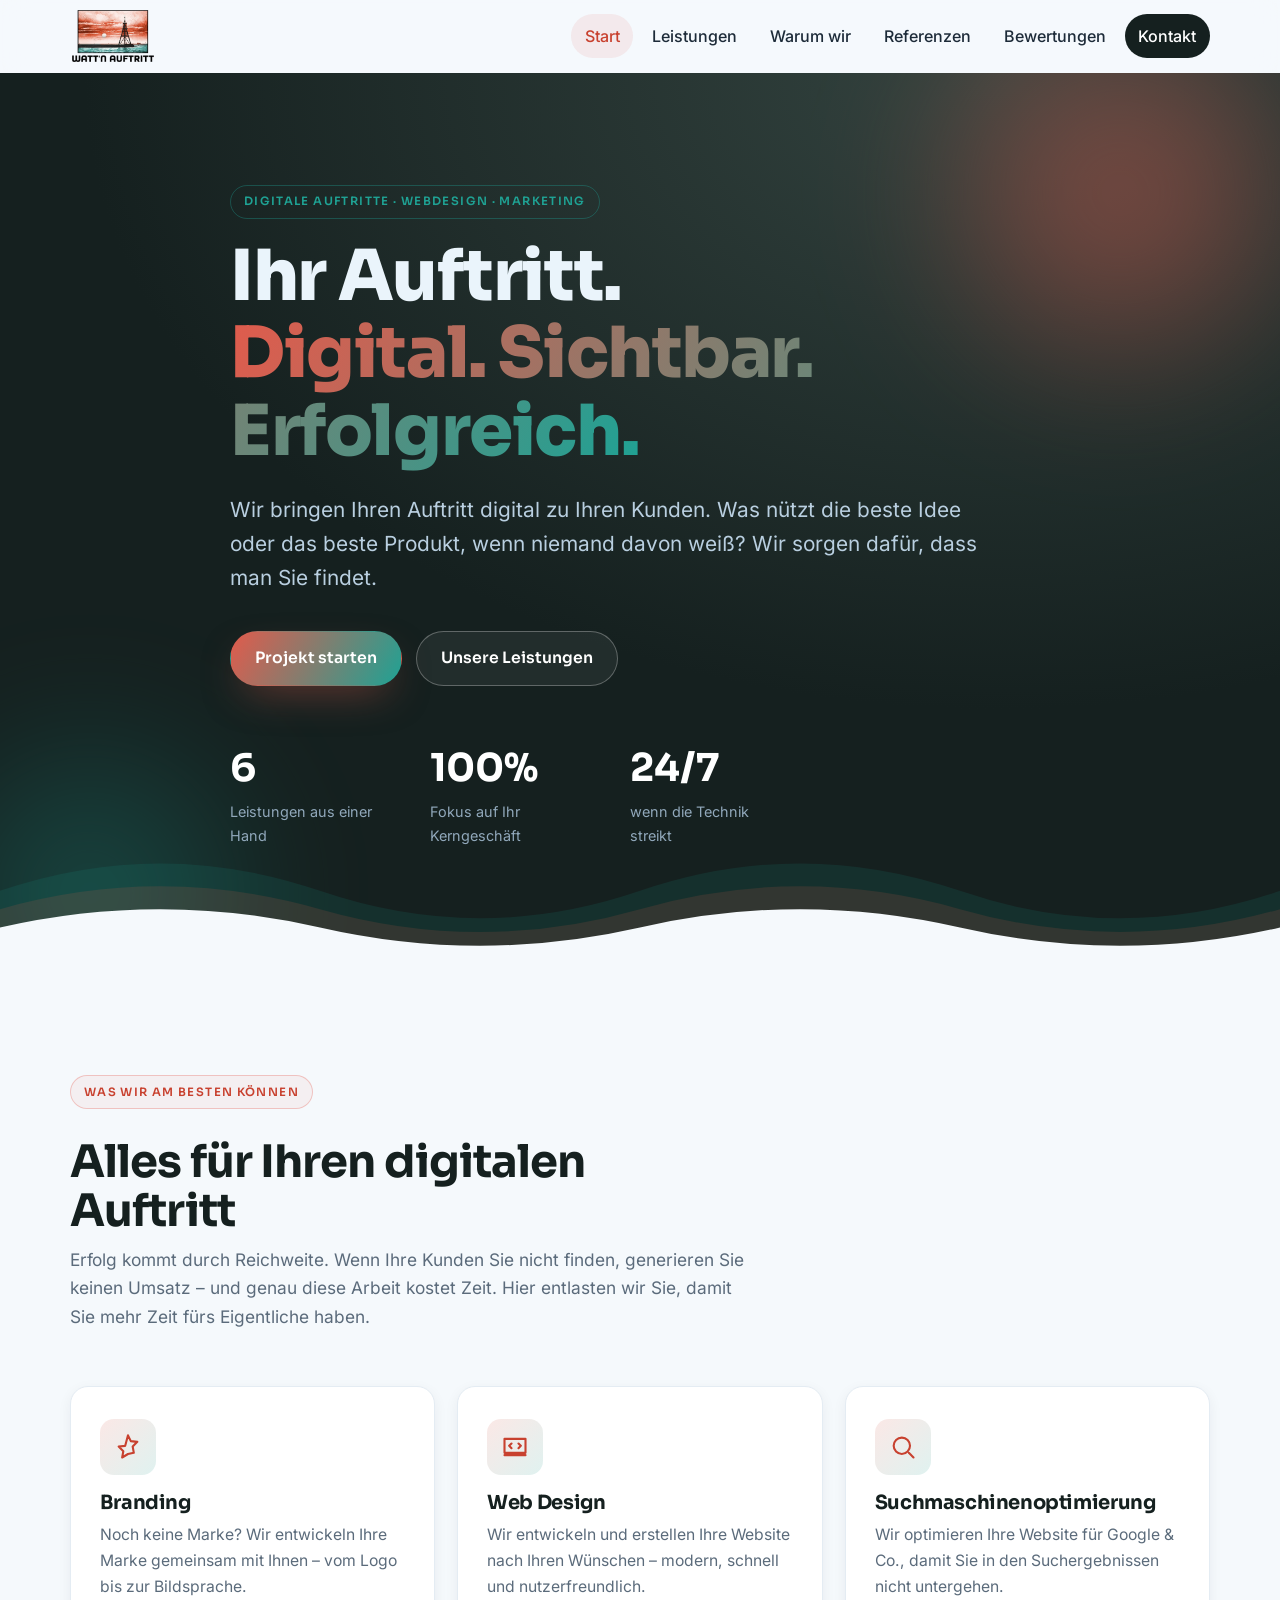
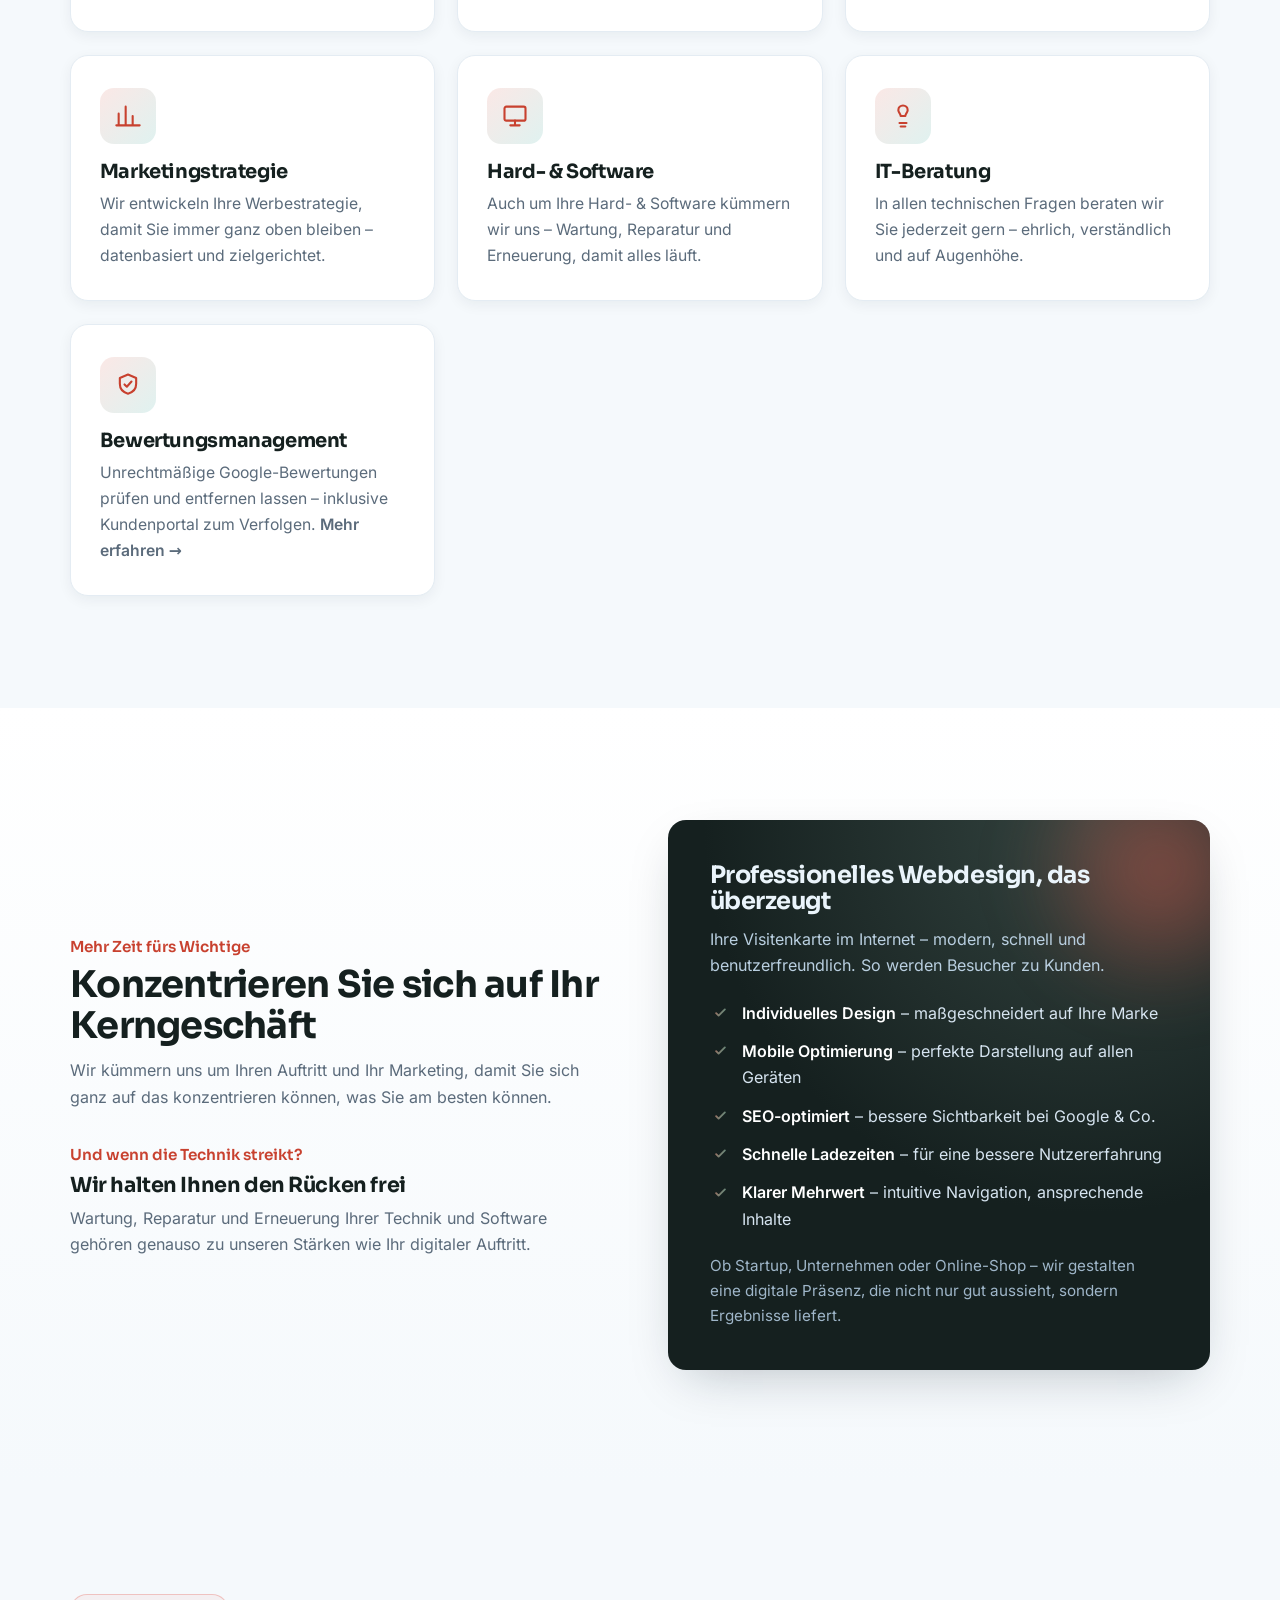
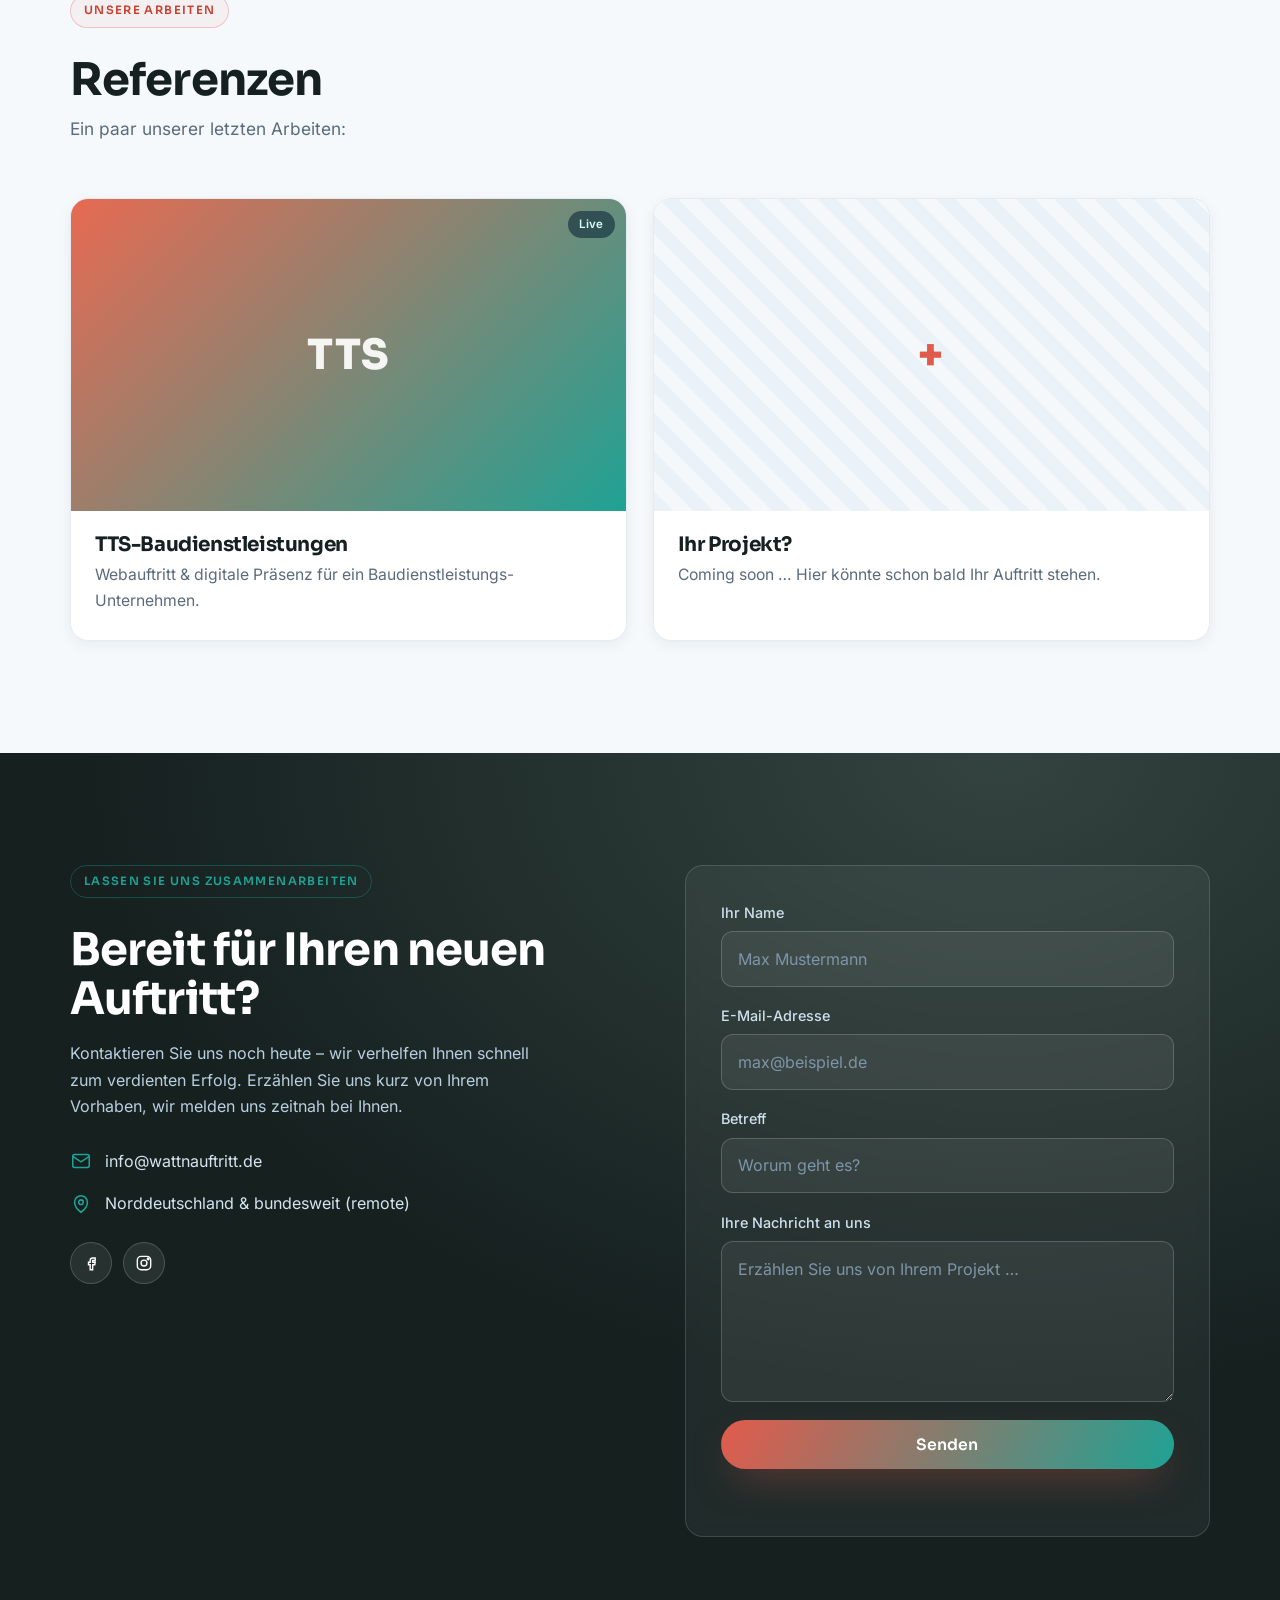
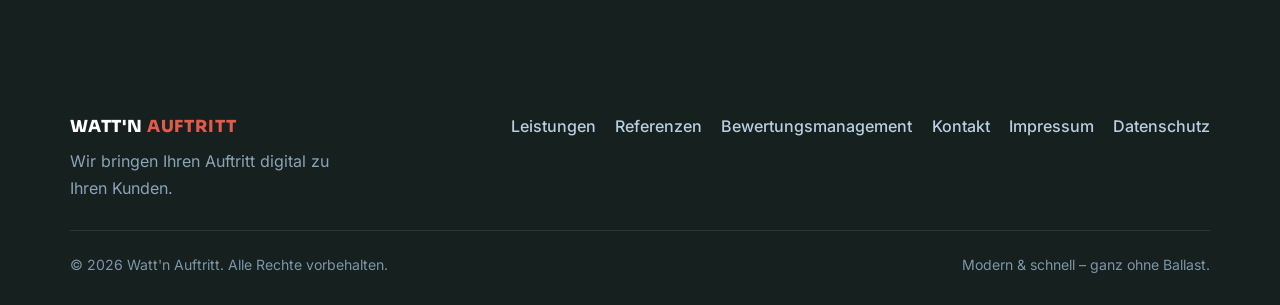
<file: index.html>
<!DOCTYPE html>
<html lang="de">
<head>
  <meta charset="UTF-8" />
  <meta name="viewport" content="width=device-width, initial-scale=1.0" />
  <title>Watt'n Auftritt – Digitale Auftritte, Webdesign & Marketing</title>
  <meta name="description" content="Watt'n Auftritt bringt Ihren Auftritt digital zu Ihren Kunden: modernes Webdesign, Branding, SEO, Marketing sowie Hard- & Software-Support. Sie konzentrieren sich aufs Kerngeschäft – wir auf Ihre digitale Präsenz." />
  <meta name="theme-color" content="#15201f" />

  <!-- Open Graph -->
  <meta property="og:type" content="website" />
  <meta property="og:locale" content="de_DE" />
  <meta property="og:title" content="Watt'n Auftritt – Ihr digitaler Auftritt" />
  <meta property="og:description" content="Webdesign, Branding, SEO & Marketing aus einer Hand. Mehr Zeit fürs Wichtige: Ihr Kerngeschäft." />
  <meta property="og:site_name" content="Watt'n Auftritt" />
  <meta property="og:image" content="https://wattnauftritt.de/assets/logo.png" />

  <link rel="stylesheet" href="/assets/fonts/fonts.css" />

  <link rel="icon" href="data:image/svg+xml,%3Csvg xmlns='http://www.w3.org/2000/svg' viewBox='0 0 100 100'%3E%3Cdefs%3E%3ClinearGradient id='s' x1='0' y1='0' x2='0' y2='1'%3E%3Cstop offset='50%25' stop-color='%23e76a52'/%3E%3Cstop offset='50%25' stop-color='%232ba89b'/%3E%3C/linearGradient%3E%3C/defs%3E%3Crect x='4' y='4' width='92' height='92' rx='20' fill='url(%23s)'/%3E%3Ccircle cx='32' cy='34' r='9' fill='%23fff' opacity='.8'/%3E%3Cg stroke='%2315201f' stroke-width='3.4' stroke-linecap='round' fill='none'%3E%3Cline x1='26' y1='74' x2='74' y2='74'/%3E%3Cline x1='50' y1='30' x2='28' y2='74'/%3E%3Cline x1='50' y1='30' x2='72' y2='74'/%3E%3Cline x1='50' y1='30' x2='41' y2='74'/%3E%3Cline x1='50' y1='30' x2='59' y2='74'/%3E%3Cline x1='35' y1='60' x2='65' y2='60'/%3E%3Cline x1='50' y1='19' x2='50' y2='30'/%3E%3C/g%3E%3Ccircle cx='50' cy='15' r='4' fill='%2315201f'/%3E%3Crect x='4' y='4' width='92' height='92' rx='20' fill='none' stroke='%2315201f' stroke-width='4.5'/%3E%3C/svg%3E" />

  <link rel="stylesheet" href="assets/styles.css?v=3" />
</head>
<body>
  <a class="skip-link" href="#main">Zum Inhalt springen</a>

  <!-- HEADER -->
  <header class="site-header" id="top">
    <div class="container header-inner">
      <a class="brand" href="#top" aria-label="Watt'n Auftritt – Startseite">
        <picture>
          <source srcset="assets/logo.webp" type="image/webp" />
          <img class="brand__logo" src="assets/logo-min.png" width="560" height="365" alt="Watt'n Auftritt" />
        </picture>
      </a>

      <nav class="nav" aria-label="Hauptnavigation">
        <button class="nav__toggle" aria-expanded="false" aria-controls="nav-menu" aria-label="Menü öffnen">
          <span></span><span></span><span></span>
        </button>
        <ul class="nav__menu" id="nav-menu">
          <li><a href="#start">Start</a></li>
          <li><a href="#leistungen">Leistungen</a></li>
          <li><a href="#vorteile">Warum wir</a></li>
          <li><a href="#referenzen">Referenzen</a></li>
          <li><a href="/bewertungen/">Bewertungen</a></li>
          <li><a class="nav__cta" href="#kontakt">Kontakt</a></li>
        </ul>
      </nav>
    </div>
  </header>

  <main id="main">

    <!-- HERO -->
    <section class="hero" id="start">
      <div class="hero__bg" aria-hidden="true"></div>
      <div class="container hero__inner">
        <p class="eyebrow reveal">Digitale Auftritte · Webdesign · Marketing</p>
        <h1 class="hero__title reveal">Ihr Auftritt.<br /><span class="grad-text">Digital. Sichtbar. Erfolgreich.</span></h1>
        <p class="hero__lead reveal">
          Wir bringen Ihren Auftritt digital zu Ihren Kunden. Was nützt die beste Idee
          oder das beste Produkt, wenn niemand davon weiß? Wir sorgen dafür, dass man Sie findet.
        </p>
        <div class="hero__actions reveal">
          <a class="btn btn--primary" href="#kontakt">Projekt starten</a>
          <a class="btn btn--ghost" href="#leistungen">Unsere Leistungen</a>
        </div>

        <ul class="hero__stats reveal" aria-label="Auf einen Blick">
          <li><span class="stat__num">6</span><span class="stat__label">Leistungen aus einer Hand</span></li>
          <li><span class="stat__num">100%</span><span class="stat__label">Fokus auf Ihr Kerngeschäft</span></li>
          <li><span class="stat__num">24/7</span><span class="stat__label">wenn die Technik streikt</span></li>
        </ul>
      </div>

      <!-- Watt / Wellen Motiv -->
      <svg class="hero__waves" viewBox="0 0 1440 140" preserveAspectRatio="none" aria-hidden="true">
        <path d="M0 60 Q 180 0 360 60 T 720 60 T 1080 60 T 1440 60 V140 H0 Z" fill="#1fa294" opacity=".12" />
        <path d="M0 80 Q 180 30 360 80 T 720 80 T 1080 80 T 1440 80 V140 H0 Z" fill="#e15b4c" opacity=".14" />
        <path d="M0 100 Q 180 60 360 100 T 720 100 T 1080 100 T 1440 100 V140 H0 Z" fill="var(--bg)" />
      </svg>
    </section>

    <!-- LEISTUNGEN -->
    <section class="section" id="leistungen">
      <div class="container">
        <header class="section__head reveal">
          <p class="eyebrow eyebrow--dark">Was wir am besten können</p>
          <h2 class="section__title">Alles für Ihren digitalen Auftritt</h2>
          <p class="section__sub">
            Erfolg kommt durch Reichweite. Wenn Ihre Kunden Sie nicht finden, generieren Sie keinen
            Umsatz – und genau diese Arbeit kostet Zeit. Hier entlasten wir Sie, damit Sie mehr Zeit
            fürs Eigentliche haben.
          </p>
        </header>

        <div class="cards">
          <article class="card reveal">
            <div class="card__icon" aria-hidden="true">
              <svg viewBox="0 0 24 24"><path d="M12 2l2.4 5 5.6.6-4 4 1 5.4L12 18l-5 3 1-5.4-4-4 5.6-.6z"/></svg>
            </div>
            <h3>Branding</h3>
            <p>Noch keine Marke? Wir entwickeln Ihre Marke gemeinsam mit Ihnen – vom Logo bis zur Bildsprache.</p>
          </article>

          <article class="card reveal">
            <div class="card__icon" aria-hidden="true">
              <svg viewBox="0 0 24 24"><path d="M3 5h18v12H3zM3 19h18M9 9l-2 2 2 2M15 9l2 2-2 2"/></svg>
            </div>
            <h3>Web Design</h3>
            <p>Wir entwickeln und erstellen Ihre Website nach Ihren Wünschen – modern, schnell und nutzerfreundlich.</p>
          </article>

          <article class="card reveal">
            <div class="card__icon" aria-hidden="true">
              <svg viewBox="0 0 24 24"><circle cx="11" cy="11" r="7"/><path d="M21 21l-4-4"/></svg>
            </div>
            <h3>Suchmaschinen&shy;optimierung</h3>
            <p>Wir optimieren Ihre Website für Google &amp; Co., damit Sie in den Suchergebnissen nicht untergehen.</p>
          </article>

          <article class="card reveal">
            <div class="card__icon" aria-hidden="true">
              <svg viewBox="0 0 24 24"><path d="M4 20V10M10 20V4M16 20v-8M22 20H2"/></svg>
            </div>
            <h3>Marketing&shy;strategie</h3>
            <p>Wir entwickeln Ihre Werbestrategie, damit Sie immer ganz oben bleiben – datenbasiert und zielgerichtet.</p>
          </article>

          <article class="card reveal">
            <div class="card__icon" aria-hidden="true">
              <svg viewBox="0 0 24 24"><rect x="3" y="4" width="18" height="12" rx="1.5"/><path d="M8 20h8M12 16v4"/></svg>
            </div>
            <h3>Hard- &amp; Software</h3>
            <p>Auch um Ihre Hard- &amp; Software kümmern wir uns – Wartung, Reparatur und Erneuerung, damit alles läuft.</p>
          </article>

          <article class="card reveal">
            <div class="card__icon" aria-hidden="true">
              <svg viewBox="0 0 24 24"><path d="M12 3a4 4 0 0 1 4 4c0 2-2 3-2 5h-4c0-2-2-3-2-5a4 4 0 0 1 4-4zM9 18h6M10 21h4"/></svg>
            </div>
            <h3>IT-Beratung</h3>
            <p>In allen technischen Fragen beraten wir Sie jederzeit gern – ehrlich, verständlich und auf Augenhöhe.</p>
          </article>

          <a class="card reveal" href="/bewertungen/" style="text-decoration:none;color:inherit;">
            <div class="card__icon" aria-hidden="true">
              <svg viewBox="0 0 24 24"><path d="M12 3l7 3v5c0 4.4-3 7.4-7 8.5C8 18.4 5 15.4 5 11V6l7-3z"/><path d="M9 11.5l2 2 4-4.5"/></svg>
            </div>
            <h3>Bewertungsmanagement</h3>
            <p>Unrechtmäßige Google-Bewertungen prüfen und entfernen lassen – inklusive Kundenportal zum Verfolgen. <strong>Mehr erfahren →</strong></p>
          </a>
        </div>
      </div>
    </section>

    <!-- VORTEILE / WARUM WIR -->
    <section class="section section--alt" id="vorteile">
      <div class="container feature-grid">
        <div class="feature reveal">
          <span class="feature__kicker">Mehr Zeit fürs Wichtige</span>
          <h2 class="feature__title">Konzentrieren Sie sich auf Ihr Kerngeschäft</h2>
          <p>
            Wir kümmern uns um Ihren Auftritt und Ihr Marketing, damit Sie sich ganz auf das
            konzentrieren können, was Sie am besten können.
          </p>
          <span class="feature__kicker feature__kicker--mt">Und wenn die Technik streikt?</span>
          <h3 class="feature__subtitle">Wir halten Ihnen den Rücken frei</h3>
          <p>
            Wartung, Reparatur und Erneuerung Ihrer Technik und Software gehören genauso zu unseren
            Stärken wie Ihr digitaler Auftritt.
          </p>
        </div>

        <div class="feature__panel reveal">
          <h3 class="panel__title">Professionelles Webdesign, das überzeugt</h3>
          <p class="panel__lead">Ihre Visitenkarte im Internet – modern, schnell und benutzerfreundlich. So werden Besucher zu Kunden.</p>
          <ul class="check-list">
            <li><strong>Individuelles Design</strong> – maßgeschneidert auf Ihre Marke</li>
            <li><strong>Mobile Optimierung</strong> – perfekte Darstellung auf allen Geräten</li>
            <li><strong>SEO-optimiert</strong> – bessere Sichtbarkeit bei Google &amp; Co.</li>
            <li><strong>Schnelle Ladezeiten</strong> – für eine bessere Nutzererfahrung</li>
            <li><strong>Klarer Mehrwert</strong> – intuitive Navigation, ansprechende Inhalte</li>
          </ul>
          <p class="panel__foot">Ob Startup, Unternehmen oder Online-Shop – wir gestalten eine digitale Präsenz, die nicht nur gut aussieht, sondern Ergebnisse liefert.</p>
        </div>
      </div>
    </section>

    <!-- REFERENZEN -->
    <section class="section" id="referenzen">
      <div class="container">
        <header class="section__head reveal">
          <p class="eyebrow eyebrow--dark">Unsere Arbeiten</p>
          <h2 class="section__title">Referenzen</h2>
          <p class="section__sub">Ein paar unserer letzten Arbeiten:</p>
        </header>

        <div class="refs">
          <article class="ref reveal">
            <div class="ref__thumb" style="--c1:#e76a52;--c2:#1fa294;">
              <span class="ref__badge">Live</span>
              <span class="ref__initials">TTS</span>
            </div>
            <div class="ref__body">
              <h3>TTS-Baudienstleistungen</h3>
              <p>Webauftritt &amp; digitale Präsenz für ein Baudienstleistungs-Unternehmen.</p>
            </div>
          </article>

          <article class="ref ref--soon reveal">
            <div class="ref__thumb ref__thumb--soon">
              <span class="ref__initials">+</span>
            </div>
            <div class="ref__body">
              <h3>Ihr Projekt?</h3>
              <p>Coming soon … Hier könnte schon bald Ihr Auftritt stehen.</p>
            </div>
          </article>
        </div>
      </div>
    </section>

    <!-- KONTAKT -->
    <section class="section section--contact" id="kontakt">
      <div class="container contact-grid">
        <div class="contact__intro reveal">
          <p class="eyebrow">Lassen Sie uns zusammenarbeiten</p>
          <h2 class="contact__title">Bereit für Ihren neuen Auftritt?</h2>
          <p class="contact__lead">
            Kontaktieren Sie uns noch heute – wir verhelfen Ihnen schnell zum verdienten Erfolg.
            Erzählen Sie uns kurz von Ihrem Vorhaben, wir melden uns zeitnah bei Ihnen.
          </p>
          <ul class="contact__list">
            <li>
              <svg viewBox="0 0 24 24" aria-hidden="true"><rect x="3" y="5" width="18" height="14" rx="2"/><path d="M3 7l9 6 9-6"/></svg>
              <a href="mailto:info@wattnauftritt.de">info@wattnauftritt.de</a>
            </li>
            <li>
              <svg viewBox="0 0 24 24" aria-hidden="true"><path d="M12 21s-7-5.2-7-11a7 7 0 0 1 14 0c0 5.8-7 11-7 11z"/><circle cx="12" cy="10" r="2.5"/></svg>
              <span>Norddeutschland &amp; bundesweit (remote)</span>
            </li>
          </ul>
          <div class="contact__social" aria-label="Soziale Netzwerke">
            <a href="#" aria-label="Facebook"><svg viewBox="0 0 24 24"><path d="M14 9h3V6h-3a3 3 0 0 0-3 3v2H9v3h2v6h3v-6h2.5l.5-3H14V9z"/></svg></a>
            <a href="#" aria-label="Instagram"><svg viewBox="0 0 24 24"><rect x="4" y="4" width="16" height="16" rx="4.5"/><circle cx="12" cy="12" r="3.5"/><circle cx="17" cy="7" r="1"/></svg></a>
          </div>
        </div>

        <form class="contact__form reveal" id="contact-form" novalidate>
          <div class="field">
            <label for="name">Ihr Name</label>
            <input type="text" id="name" name="name" autocomplete="name" required placeholder="Max Mustermann" />
          </div>
          <div class="field">
            <label for="email">E-Mail-Adresse</label>
            <input type="email" id="email" name="email" autocomplete="email" required placeholder="max@beispiel.de" />
          </div>
          <div class="field">
            <label for="subject">Betreff</label>
            <input type="text" id="subject" name="subject" placeholder="Worum geht es?" />
          </div>
          <div class="field">
            <label for="message">Ihre Nachricht an uns</label>
            <textarea id="message" name="message" rows="5" required placeholder="Erzählen Sie uns von Ihrem Projekt …"></textarea>
          </div>
          <button type="submit" class="btn btn--primary btn--block">Senden</button>
          <p class="form__hint" id="form-hint" role="status" aria-live="polite"></p>
        </form>
      </div>
    </section>
  </main>

  <!-- FOOTER -->
  <footer class="site-footer">
    <div class="container footer-inner">
      <div class="footer__brand">
        <span class="brand__text">Watt'n <strong>Auftritt</strong></span>
        <p>Wir bringen Ihren Auftritt digital zu Ihren Kunden.</p>
      </div>
      <nav class="footer__nav" aria-label="Footer">
        <a href="#leistungen">Leistungen</a>
        <a href="#referenzen">Referenzen</a>
        <a href="/bewertungen/">Bewertungsmanagement</a>
        <a href="#kontakt">Kontakt</a>
        <a href="/impressum.html">Impressum</a>
        <a href="/datenschutz.html">Datenschutz</a>
      </nav>
    </div>
    <div class="container footer__bottom">
      <p>© <span id="year">2026</span> Watt'n Auftritt. Alle Rechte vorbehalten.</p>
      <p class="footer__credit">Modern &amp; schnell – ganz ohne Ballast.</p>
    </div>
  </footer>

  <script src="assets/main.js?v=3" defer></script>
</body>
</html>
</file>
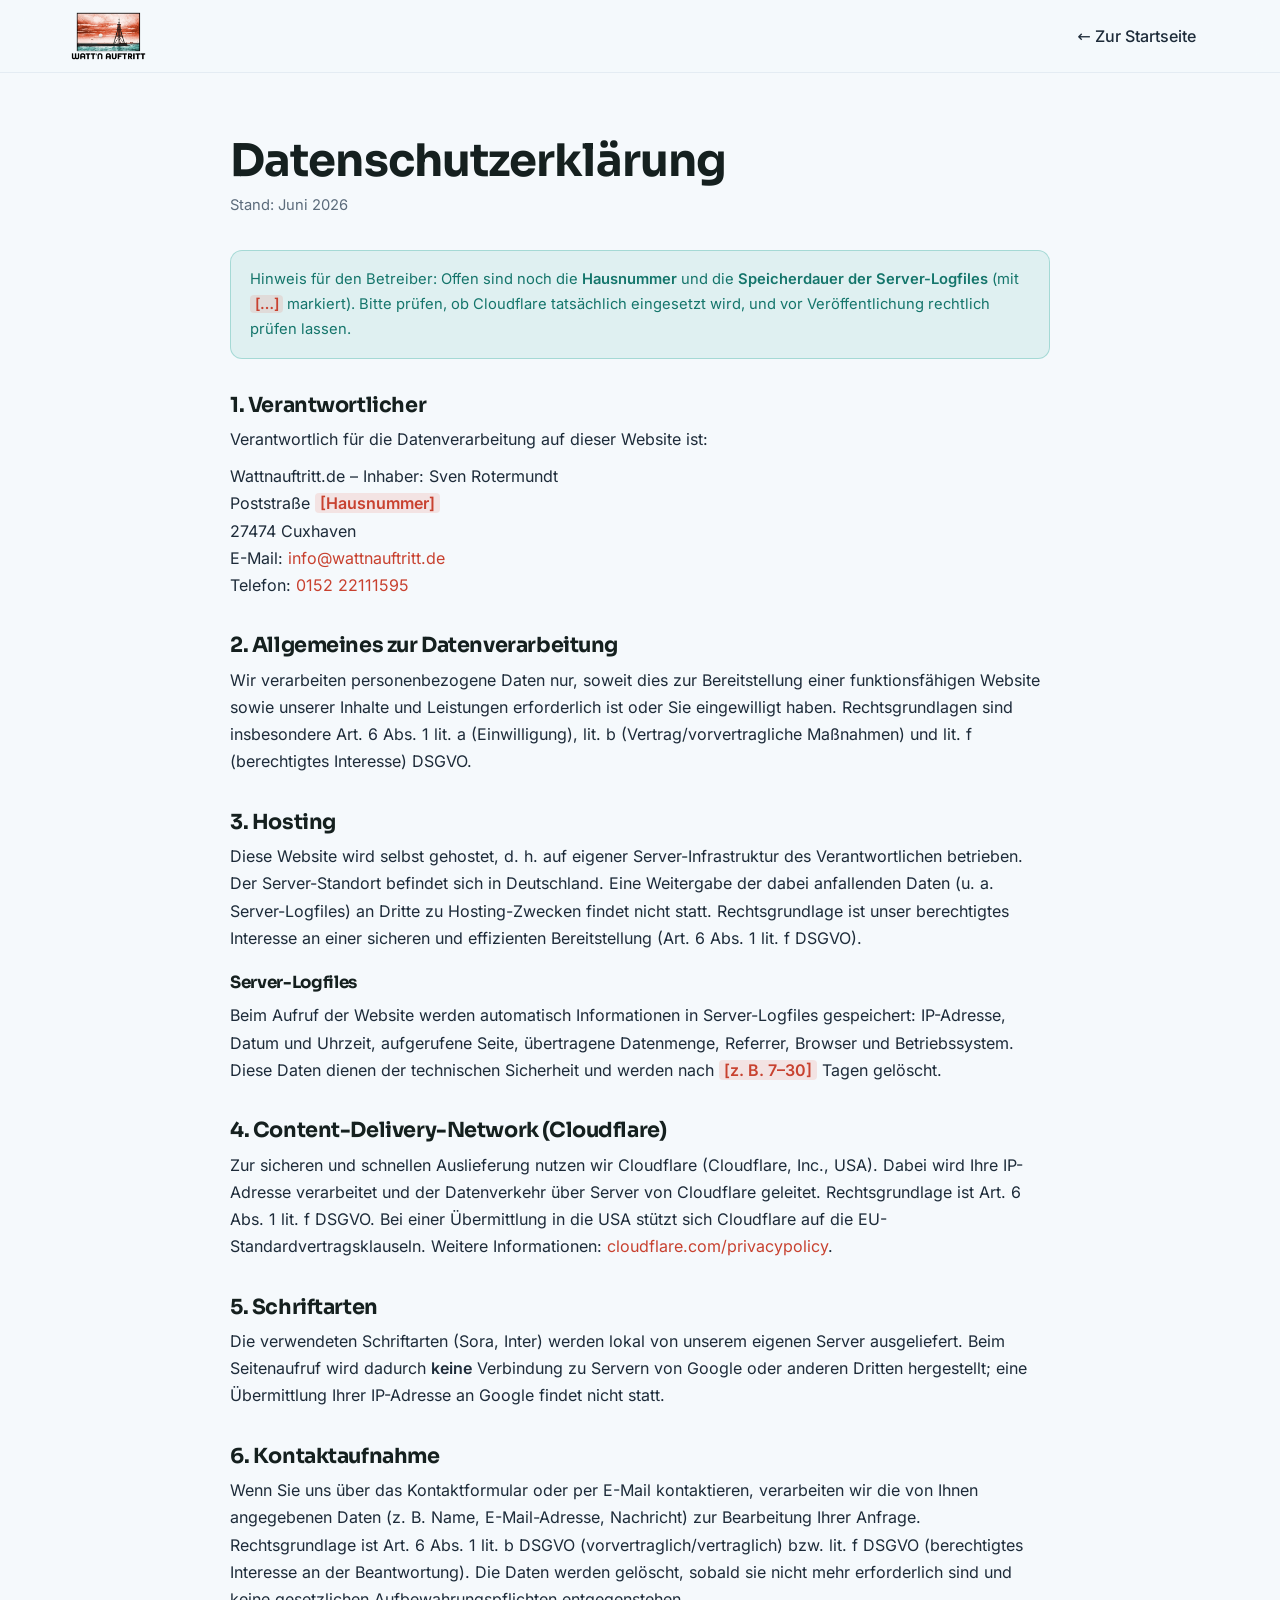
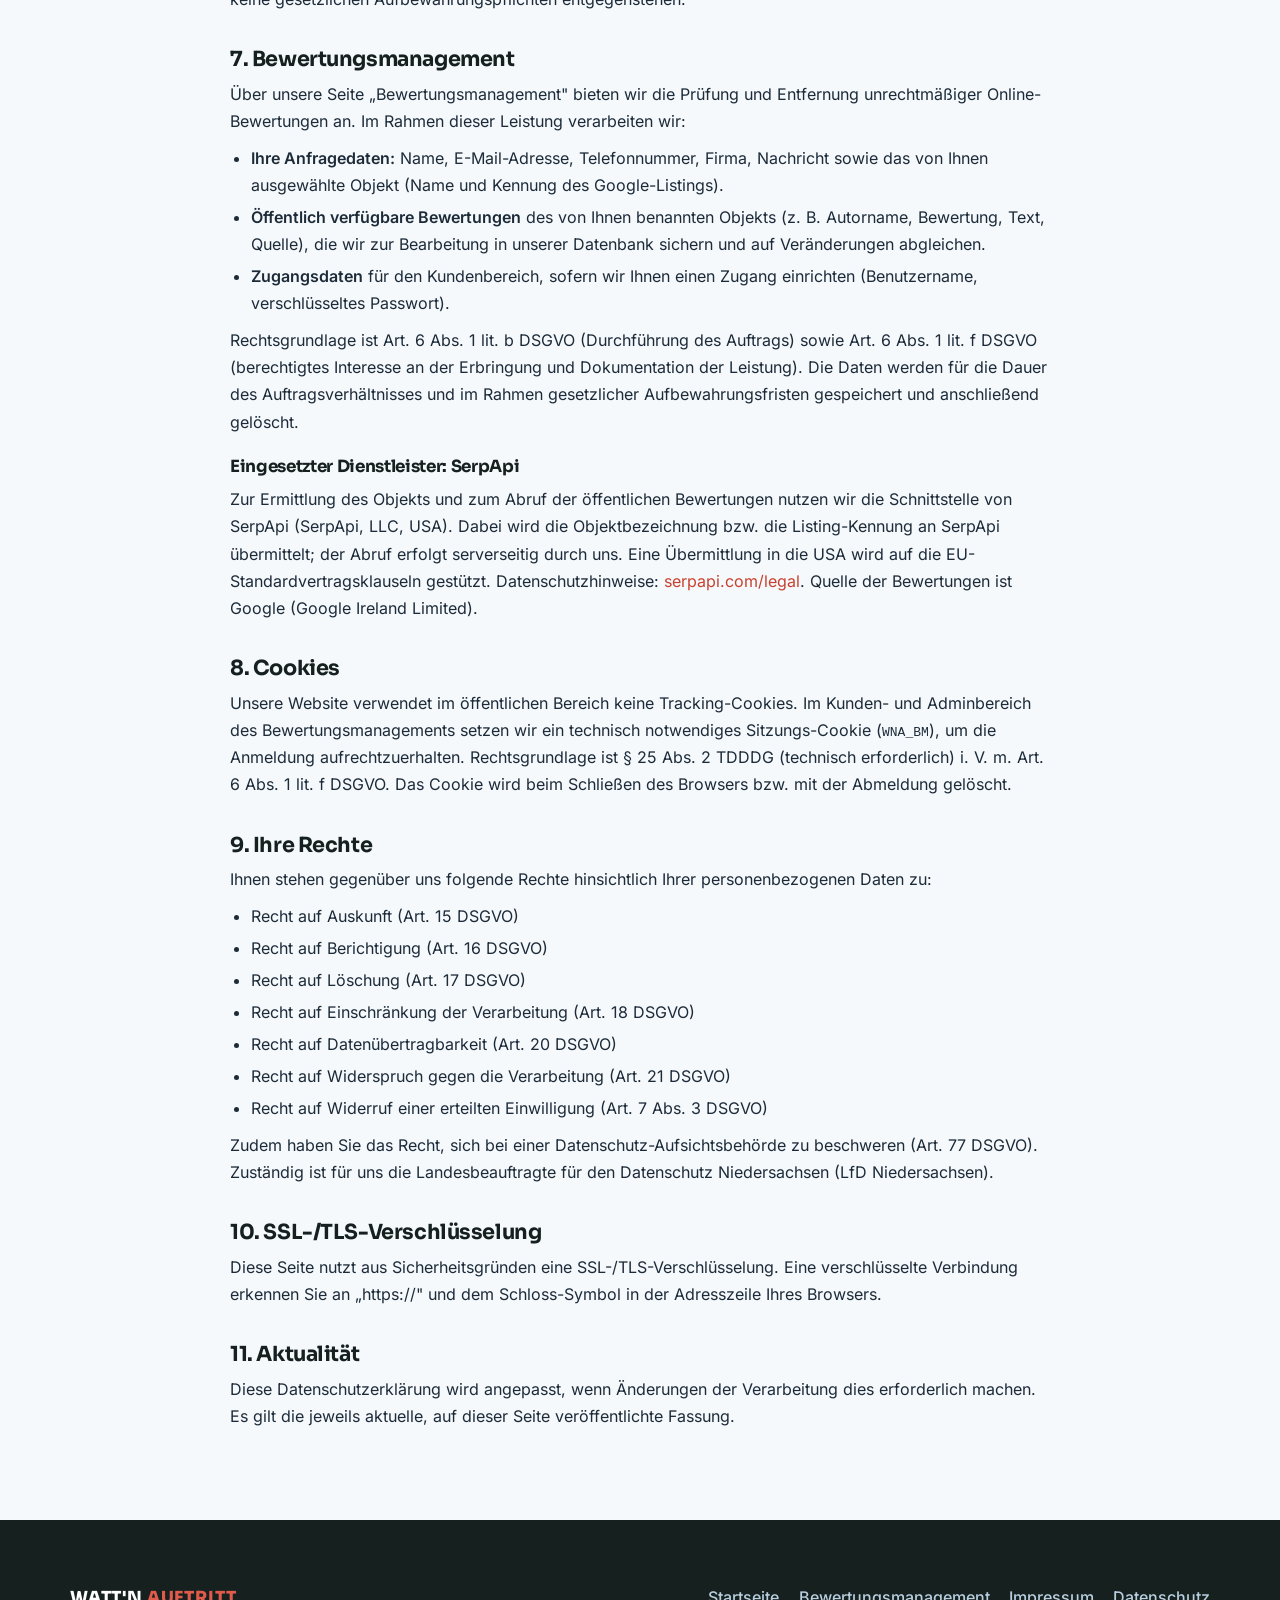
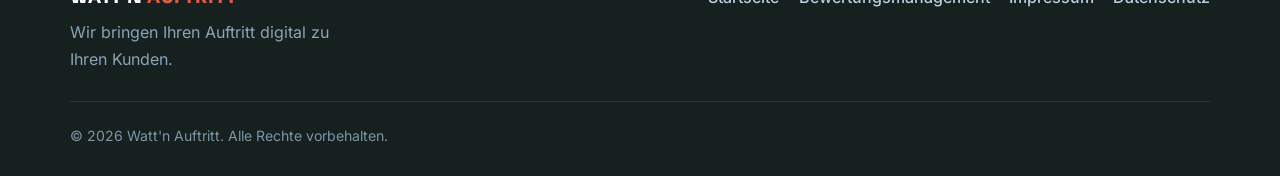
<file: datenschutz.html>
<!DOCTYPE html>
<html lang="de">
<head>
  <meta charset="UTF-8" />
  <meta name="viewport" content="width=device-width, initial-scale=1.0" />
  <title>Datenschutzerklärung | Watt'n Auftritt</title>
  <meta name="description" content="Datenschutzerklärung von Watt'n Auftritt gemäß DSGVO – inklusive Hinweisen zum Bewertungsmanagement." />
  <meta name="theme-color" content="#15201f" />
  <meta name="robots" content="noindex" />
  <link rel="stylesheet" href="/assets/fonts/fonts.css" />
  <link rel="icon" href="/assets/logo-min.png" />
  <link rel="stylesheet" href="/assets/styles.css?v=3" />
  <link rel="stylesheet" href="/assets/legal.css" />
</head>
<body>
  <header class="legal-header">
    <div class="container legal-header__in">
      <a href="/" aria-label="Watt'n Auftritt – Startseite">
        <img src="/assets/logo.webp" width="560" height="365" alt="Watt'n Auftritt" />
      </a>
      <a class="back" href="/">← Zur Startseite</a>
    </div>
  </header>

  <main class="container legal">
    <h1>Datenschutzerklärung</h1>
    <p class="updated">Stand: Juni 2026</p>

    <p class="hint">Hinweis für den Betreiber: Offen sind noch die <strong>Hausnummer</strong> und die
    <strong>Speicherdauer der Server-Logfiles</strong> (mit <span class="ph">[…]</span> markiert).
    Bitte prüfen, ob Cloudflare tatsächlich eingesetzt wird, und vor Veröffentlichung rechtlich prüfen lassen.</p>

    <h2>1. Verantwortlicher</h2>
    <p>Verantwortlich für die Datenverarbeitung auf dieser Website ist:</p>
    <address>
      Wattnauftritt.de – Inhaber: Sven Rotermundt<br />
      Poststraße <span class="ph">[Hausnummer]</span><br />
      27474 Cuxhaven<br />
      E-Mail: <a href="mailto:info@wattnauftritt.de">info@wattnauftritt.de</a><br />
      Telefon: <a href="tel:+4915222111595">0152 22111595</a>
    </address>

    <h2>2. Allgemeines zur Datenverarbeitung</h2>
    <p>
      Wir verarbeiten personenbezogene Daten nur, soweit dies zur Bereitstellung einer
      funktionsfähigen Website sowie unserer Inhalte und Leistungen erforderlich ist oder Sie
      eingewilligt haben. Rechtsgrundlagen sind insbesondere Art. 6 Abs. 1 lit. a (Einwilligung),
      lit. b (Vertrag/vorvertragliche Maßnahmen) und lit. f (berechtigtes Interesse) DSGVO.
    </p>

    <h2>3. Hosting</h2>
    <p>
      Diese Website wird selbst gehostet, d. h. auf eigener Server-Infrastruktur des
      Verantwortlichen betrieben. Der Server-Standort befindet sich in Deutschland. Eine
      Weitergabe der dabei anfallenden Daten (u. a. Server-Logfiles) an Dritte zu Hosting-Zwecken
      findet nicht statt. Rechtsgrundlage ist unser berechtigtes Interesse an einer sicheren und
      effizienten Bereitstellung (Art. 6 Abs. 1 lit. f DSGVO).
    </p>

    <h3>Server-Logfiles</h3>
    <p>
      Beim Aufruf der Website werden automatisch Informationen in Server-Logfiles gespeichert:
      IP-Adresse, Datum und Uhrzeit, aufgerufene Seite, übertragene Datenmenge, Referrer,
      Browser und Betriebssystem. Diese Daten dienen der technischen Sicherheit und werden nach
      <span class="ph">[z. B. 7–30]</span> Tagen gelöscht.
    </p>

    <h2>4. Content-Delivery-Network (Cloudflare)</h2>
    <p>
      Zur sicheren und schnellen Auslieferung nutzen wir Cloudflare (Cloudflare, Inc., USA).
      Dabei wird Ihre IP-Adresse verarbeitet und der Datenverkehr über Server von Cloudflare
      geleitet. Rechtsgrundlage ist Art. 6 Abs. 1 lit. f DSGVO. Bei einer Übermittlung in die USA
      stützt sich Cloudflare auf die EU-Standardvertragsklauseln. Weitere Informationen:
      <a href="https://www.cloudflare.com/privacypolicy/" target="_blank" rel="noopener">cloudflare.com/privacypolicy</a>.
    </p>

    <h2>5. Schriftarten</h2>
    <p>
      Die verwendeten Schriftarten (Sora, Inter) werden lokal von unserem eigenen Server
      ausgeliefert. Beim Seitenaufruf wird dadurch <strong>keine</strong> Verbindung zu Servern
      von Google oder anderen Dritten hergestellt; eine Übermittlung Ihrer IP-Adresse an Google
      findet nicht statt.
    </p>

    <h2>6. Kontaktaufnahme</h2>
    <p>
      Wenn Sie uns über das Kontaktformular oder per E-Mail kontaktieren, verarbeiten wir die von
      Ihnen angegebenen Daten (z. B. Name, E-Mail-Adresse, Nachricht) zur Bearbeitung Ihrer
      Anfrage. Rechtsgrundlage ist Art. 6 Abs. 1 lit. b DSGVO (vorvertraglich/vertraglich) bzw.
      lit. f DSGVO (berechtigtes Interesse an der Beantwortung). Die Daten werden gelöscht, sobald
      sie nicht mehr erforderlich sind und keine gesetzlichen Aufbewahrungspflichten entgegenstehen.
    </p>

    <h2>7. Bewertungsmanagement</h2>
    <p>
      Über unsere Seite „Bewertungsmanagement" bieten wir die Prüfung und Entfernung
      unrechtmäßiger Online-Bewertungen an. Im Rahmen dieser Leistung verarbeiten wir:
    </p>
    <ul>
      <li><strong>Ihre Anfragedaten:</strong> Name, E-Mail-Adresse, Telefonnummer, Firma, Nachricht
        sowie das von Ihnen ausgewählte Objekt (Name und Kennung des Google-Listings).</li>
      <li><strong>Öffentlich verfügbare Bewertungen</strong> des von Ihnen benannten Objekts
        (z. B. Autorname, Bewertung, Text, Quelle), die wir zur Bearbeitung in unserer Datenbank
        sichern und auf Veränderungen abgleichen.</li>
      <li><strong>Zugangsdaten</strong> für den Kundenbereich, sofern wir Ihnen einen Zugang
        einrichten (Benutzername, verschlüsseltes Passwort).</li>
    </ul>
    <p>
      Rechtsgrundlage ist Art. 6 Abs. 1 lit. b DSGVO (Durchführung des Auftrags) sowie
      Art. 6 Abs. 1 lit. f DSGVO (berechtigtes Interesse an der Erbringung und Dokumentation der
      Leistung). Die Daten werden für die Dauer des Auftragsverhältnisses und im Rahmen
      gesetzlicher Aufbewahrungsfristen gespeichert und anschließend gelöscht.
    </p>

    <h3>Eingesetzter Dienstleister: SerpApi</h3>
    <p>
      Zur Ermittlung des Objekts und zum Abruf der öffentlichen Bewertungen nutzen wir die
      Schnittstelle von SerpApi (SerpApi, LLC, USA). Dabei wird die Objektbezeichnung bzw. die
      Listing-Kennung an SerpApi übermittelt; der Abruf erfolgt serverseitig durch uns. Eine
      Übermittlung in die USA wird auf die EU-Standardvertragsklauseln gestützt. Datenschutz­hinweise:
      <a href="https://serpapi.com/legal" target="_blank" rel="noopener">serpapi.com/legal</a>.
      Quelle der Bewertungen ist Google (Google Ireland Limited).
    </p>

    <h2>8. Cookies</h2>
    <p>
      Unsere Website verwendet im öffentlichen Bereich keine Tracking-Cookies. Im Kunden- und
      Adminbereich des Bewertungsmanagements setzen wir ein technisch notwendiges Sitzungs-Cookie
      (<code>WNA_BM</code>), um die Anmeldung aufrechtzuerhalten. Rechtsgrundlage ist § 25 Abs. 2
      TDDDG (technisch erforderlich) i. V. m. Art. 6 Abs. 1 lit. f DSGVO. Das Cookie wird beim
      Schließen des Browsers bzw. mit der Abmeldung gelöscht.
    </p>

    <h2>9. Ihre Rechte</h2>
    <p>Ihnen stehen gegenüber uns folgende Rechte hinsichtlich Ihrer personenbezogenen Daten zu:</p>
    <ul>
      <li>Recht auf Auskunft (Art. 15 DSGVO)</li>
      <li>Recht auf Berichtigung (Art. 16 DSGVO)</li>
      <li>Recht auf Löschung (Art. 17 DSGVO)</li>
      <li>Recht auf Einschränkung der Verarbeitung (Art. 18 DSGVO)</li>
      <li>Recht auf Datenübertragbarkeit (Art. 20 DSGVO)</li>
      <li>Recht auf Widerspruch gegen die Verarbeitung (Art. 21 DSGVO)</li>
      <li>Recht auf Widerruf einer erteilten Einwilligung (Art. 7 Abs. 3 DSGVO)</li>
    </ul>
    <p>
      Zudem haben Sie das Recht, sich bei einer Datenschutz-Aufsichtsbehörde zu beschweren
      (Art. 77 DSGVO). Zuständig ist für uns die Landesbeauftragte für den Datenschutz
      Niedersachsen (LfD Niedersachsen).
    </p>

    <h2>10. SSL-/TLS-Verschlüsselung</h2>
    <p>
      Diese Seite nutzt aus Sicherheitsgründen eine SSL-/TLS-Verschlüsselung. Eine verschlüsselte
      Verbindung erkennen Sie an „https://" und dem Schloss-Symbol in der Adresszeile Ihres
      Browsers.
    </p>

    <h2>11. Aktualität</h2>
    <p>
      Diese Datenschutzerklärung wird angepasst, wenn Änderungen der Verarbeitung dies erforderlich
      machen. Es gilt die jeweils aktuelle, auf dieser Seite veröffentlichte Fassung.
    </p>
  </main>

  <footer class="site-footer">
    <div class="container footer-inner">
      <div class="footer__brand">
        <span class="brand__text">Watt'n <strong>Auftritt</strong></span>
        <p>Wir bringen Ihren Auftritt digital zu Ihren Kunden.</p>
      </div>
      <nav class="footer__nav" aria-label="Footer">
        <a href="/">Startseite</a>
        <a href="/bewertungen/">Bewertungsmanagement</a>
        <a href="/impressum.html">Impressum</a>
        <a href="/datenschutz.html">Datenschutz</a>
      </nav>
    </div>
    <div class="container footer__bottom">
      <p>© <span id="year">2026</span> Watt'n Auftritt. Alle Rechte vorbehalten.</p>
    </div>
  </footer>

  <script>document.getElementById('year').textContent = new Date().getFullYear();</script>
</body>
</html>
</file>
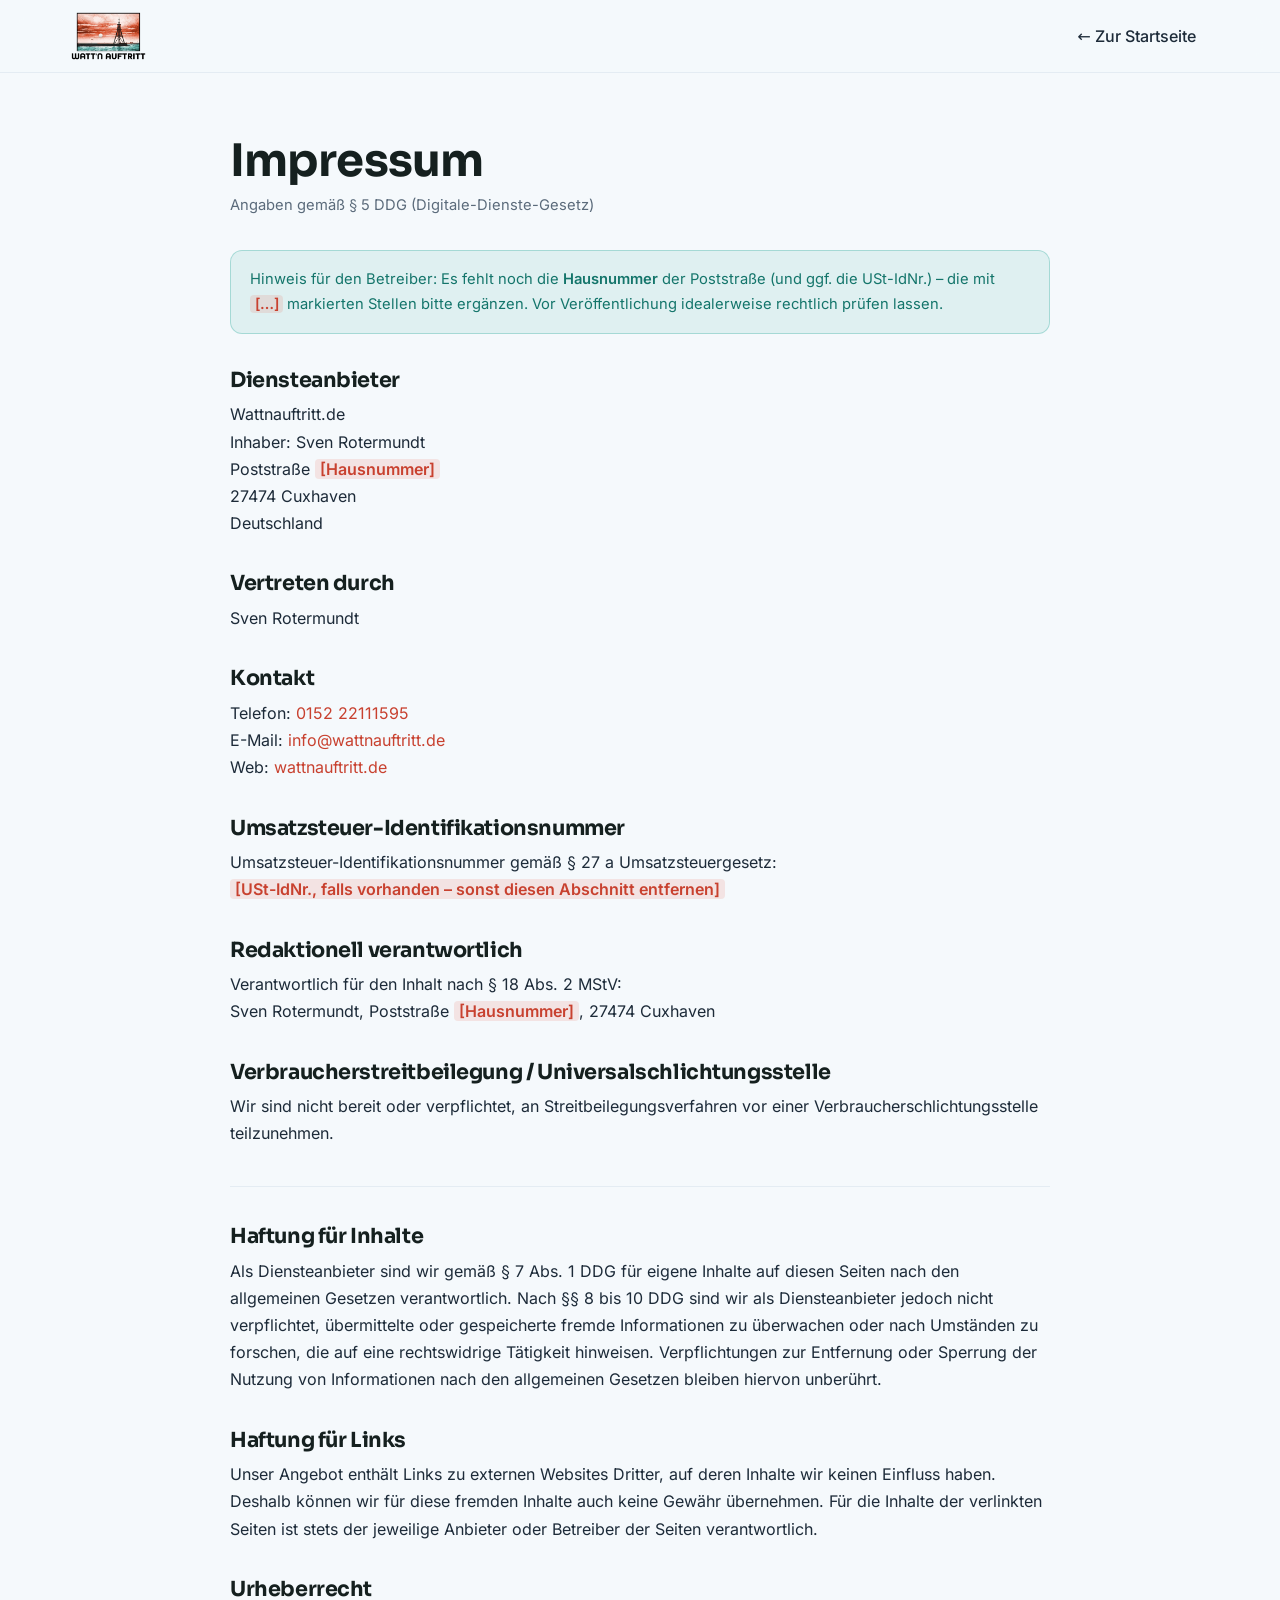
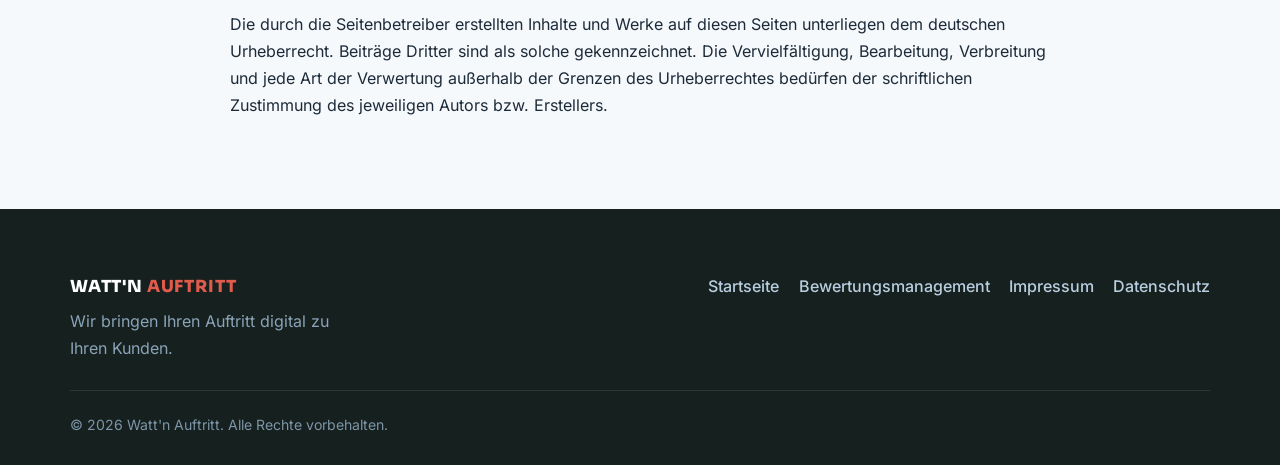
<file: impressum.html>
<!DOCTYPE html>
<html lang="de">
<head>
  <meta charset="UTF-8" />
  <meta name="viewport" content="width=device-width, initial-scale=1.0" />
  <title>Impressum | Watt'n Auftritt</title>
  <meta name="description" content="Impressum von Watt'n Auftritt – Anbieterkennzeichnung gemäß § 5 DDG." />
  <meta name="theme-color" content="#15201f" />
  <link rel="stylesheet" href="/assets/fonts/fonts.css" />
  <link rel="icon" href="/assets/logo-min.png" />
  <link rel="stylesheet" href="/assets/styles.css?v=3" />
  <link rel="stylesheet" href="/assets/legal.css" />
</head>
<body>
  <header class="legal-header">
    <div class="container legal-header__in">
      <a href="/" aria-label="Watt'n Auftritt – Startseite">
        <img src="/assets/logo.webp" width="560" height="365" alt="Watt'n Auftritt" />
      </a>
      <a class="back" href="/">← Zur Startseite</a>
    </div>
  </header>

  <main class="container legal">
    <h1>Impressum</h1>
    <p class="updated">Angaben gemäß § 5 DDG (Digitale-Dienste-Gesetz)</p>

    <p class="hint">Hinweis für den Betreiber: Es fehlt noch die <strong>Hausnummer</strong> der Poststraße
    (und ggf. die USt-IdNr.) – die mit <span class="ph">[…]</span> markierten Stellen bitte ergänzen.
    Vor Veröffentlichung idealerweise rechtlich prüfen lassen.</p>

    <h2>Diensteanbieter</h2>
    <address>
      Wattnauftritt.de<br />
      Inhaber: Sven Rotermundt<br />
      Poststraße <span class="ph">[Hausnummer]</span><br />
      27474 Cuxhaven<br />
      Deutschland
    </address>

    <h2>Vertreten durch</h2>
    <p>Sven Rotermundt</p>

    <h2>Kontakt</h2>
    <p>
      Telefon: <a href="tel:+4915222111595">0152 22111595</a><br />
      E-Mail: <a href="mailto:info@wattnauftritt.de">info@wattnauftritt.de</a><br />
      Web: <a href="https://wattnauftritt.de">wattnauftritt.de</a>
    </p>

    <h2>Umsatzsteuer-Identifikationsnummer</h2>
    <p>
      Umsatzsteuer-Identifikationsnummer gemäß § 27 a Umsatzsteuergesetz:<br />
      <span class="ph">[USt-IdNr., falls vorhanden – sonst diesen Abschnitt entfernen]</span>
    </p>

    <h2>Redaktionell verantwortlich</h2>
    <p>
      Verantwortlich für den Inhalt nach § 18 Abs. 2 MStV:<br />
      Sven Rotermundt, Poststraße <span class="ph">[Hausnummer]</span>, 27474 Cuxhaven
    </p>

    <h2>Verbraucherstreitbeilegung / Universalschlichtungsstelle</h2>
    <p>
      Wir sind nicht bereit oder verpflichtet, an Streitbeilegungsverfahren vor einer
      Verbraucherschlichtungsstelle teilzunehmen.
    </p>

    <hr />

    <h2>Haftung für Inhalte</h2>
    <p>
      Als Diensteanbieter sind wir gemäß § 7 Abs. 1 DDG für eigene Inhalte auf diesen Seiten
      nach den allgemeinen Gesetzen verantwortlich. Nach §§ 8 bis 10 DDG sind wir als
      Diensteanbieter jedoch nicht verpflichtet, übermittelte oder gespeicherte fremde
      Informationen zu überwachen oder nach Umständen zu forschen, die auf eine rechtswidrige
      Tätigkeit hinweisen. Verpflichtungen zur Entfernung oder Sperrung der Nutzung von
      Informationen nach den allgemeinen Gesetzen bleiben hiervon unberührt.
    </p>

    <h2>Haftung für Links</h2>
    <p>
      Unser Angebot enthält Links zu externen Websites Dritter, auf deren Inhalte wir keinen
      Einfluss haben. Deshalb können wir für diese fremden Inhalte auch keine Gewähr übernehmen.
      Für die Inhalte der verlinkten Seiten ist stets der jeweilige Anbieter oder Betreiber der
      Seiten verantwortlich.
    </p>

    <h2>Urheberrecht</h2>
    <p>
      Die durch die Seitenbetreiber erstellten Inhalte und Werke auf diesen Seiten unterliegen
      dem deutschen Urheberrecht. Beiträge Dritter sind als solche gekennzeichnet. Die
      Vervielfältigung, Bearbeitung, Verbreitung und jede Art der Verwertung außerhalb der
      Grenzen des Urheberrechtes bedürfen der schriftlichen Zustimmung des jeweiligen Autors
      bzw. Erstellers.
    </p>
  </main>

  <footer class="site-footer">
    <div class="container footer-inner">
      <div class="footer__brand">
        <span class="brand__text">Watt'n <strong>Auftritt</strong></span>
        <p>Wir bringen Ihren Auftritt digital zu Ihren Kunden.</p>
      </div>
      <nav class="footer__nav" aria-label="Footer">
        <a href="/">Startseite</a>
        <a href="/bewertungen/">Bewertungsmanagement</a>
        <a href="/impressum.html">Impressum</a>
        <a href="/datenschutz.html">Datenschutz</a>
      </nav>
    </div>
    <div class="container footer__bottom">
      <p>© <span id="year">2026</span> Watt'n Auftritt. Alle Rechte vorbehalten.</p>
    </div>
  </footer>

  <script>document.getElementById('year').textContent = new Date().getFullYear();</script>
</body>
</html>
</file>
<file: assets/fonts/fonts.css>
/* Lokal gehostete Schriften (Sora, Inter) – keine Anfrage an Google. */
/* inter 400 latin-ext */
@font-face {
  font-family: 'Inter';
  font-style: normal;
  font-weight: 400;
  font-display: swap;
  src: url(inter-400-latin-ext.woff2) format('woff2');
  unicode-range: U+0100-02BA, U+02BD-02C5, U+02C7-02CC, U+02CE-02D7, U+02DD-02FF, U+0304, U+0308, U+0329, U+1D00-1DBF, U+1E00-1E9F, U+1EF2-1EFF, U+2020, U+20A0-20AB, U+20AD-20C0, U+2113, U+2C60-2C7F, U+A720-A7FF;
}
/* inter 400 latin */
@font-face {
  font-family: 'Inter';
  font-style: normal;
  font-weight: 400;
  font-display: swap;
  src: url(inter-400-latin.woff2) format('woff2');
  unicode-range: U+0000-00FF, U+0131, U+0152-0153, U+02BB-02BC, U+02C6, U+02DA, U+02DC, U+0304, U+0308, U+0329, U+2000-206F, U+20AC, U+2122, U+2191, U+2193, U+2212, U+2215, U+FEFF, U+FFFD;
}
/* inter 500 latin-ext */
@font-face {
  font-family: 'Inter';
  font-style: normal;
  font-weight: 500;
  font-display: swap;
  src: url(inter-500-latin-ext.woff2) format('woff2');
  unicode-range: U+0100-02BA, U+02BD-02C5, U+02C7-02CC, U+02CE-02D7, U+02DD-02FF, U+0304, U+0308, U+0329, U+1D00-1DBF, U+1E00-1E9F, U+1EF2-1EFF, U+2020, U+20A0-20AB, U+20AD-20C0, U+2113, U+2C60-2C7F, U+A720-A7FF;
}
/* inter 500 latin */
@font-face {
  font-family: 'Inter';
  font-style: normal;
  font-weight: 500;
  font-display: swap;
  src: url(inter-500-latin.woff2) format('woff2');
  unicode-range: U+0000-00FF, U+0131, U+0152-0153, U+02BB-02BC, U+02C6, U+02DA, U+02DC, U+0304, U+0308, U+0329, U+2000-206F, U+20AC, U+2122, U+2191, U+2193, U+2212, U+2215, U+FEFF, U+FFFD;
}
/* inter 600 latin-ext */
@font-face {
  font-family: 'Inter';
  font-style: normal;
  font-weight: 600;
  font-display: swap;
  src: url(inter-600-latin-ext.woff2) format('woff2');
  unicode-range: U+0100-02BA, U+02BD-02C5, U+02C7-02CC, U+02CE-02D7, U+02DD-02FF, U+0304, U+0308, U+0329, U+1D00-1DBF, U+1E00-1E9F, U+1EF2-1EFF, U+2020, U+20A0-20AB, U+20AD-20C0, U+2113, U+2C60-2C7F, U+A720-A7FF;
}
/* inter 600 latin */
@font-face {
  font-family: 'Inter';
  font-style: normal;
  font-weight: 600;
  font-display: swap;
  src: url(inter-600-latin.woff2) format('woff2');
  unicode-range: U+0000-00FF, U+0131, U+0152-0153, U+02BB-02BC, U+02C6, U+02DA, U+02DC, U+0304, U+0308, U+0329, U+2000-206F, U+20AC, U+2122, U+2191, U+2193, U+2212, U+2215, U+FEFF, U+FFFD;
}
/* sora 500 latin-ext */
@font-face {
  font-family: 'Sora';
  font-style: normal;
  font-weight: 500;
  font-display: swap;
  src: url(sora-500-latin-ext.woff2) format('woff2');
  unicode-range: U+0100-02BA, U+02BD-02C5, U+02C7-02CC, U+02CE-02D7, U+02DD-02FF, U+0304, U+0308, U+0329, U+1D00-1DBF, U+1E00-1E9F, U+1EF2-1EFF, U+2020, U+20A0-20AB, U+20AD-20C0, U+2113, U+2C60-2C7F, U+A720-A7FF;
}
/* sora 500 latin */
@font-face {
  font-family: 'Sora';
  font-style: normal;
  font-weight: 500;
  font-display: swap;
  src: url(sora-500-latin.woff2) format('woff2');
  unicode-range: U+0000-00FF, U+0131, U+0152-0153, U+02BB-02BC, U+02C6, U+02DA, U+02DC, U+0304, U+0308, U+0329, U+2000-206F, U+20AC, U+2122, U+2191, U+2193, U+2212, U+2215, U+FEFF, U+FFFD;
}
/* sora 600 latin-ext */
@font-face {
  font-family: 'Sora';
  font-style: normal;
  font-weight: 600;
  font-display: swap;
  src: url(sora-600-latin-ext.woff2) format('woff2');
  unicode-range: U+0100-02BA, U+02BD-02C5, U+02C7-02CC, U+02CE-02D7, U+02DD-02FF, U+0304, U+0308, U+0329, U+1D00-1DBF, U+1E00-1E9F, U+1EF2-1EFF, U+2020, U+20A0-20AB, U+20AD-20C0, U+2113, U+2C60-2C7F, U+A720-A7FF;
}
/* sora 600 latin */
@font-face {
  font-family: 'Sora';
  font-style: normal;
  font-weight: 600;
  font-display: swap;
  src: url(sora-600-latin.woff2) format('woff2');
  unicode-range: U+0000-00FF, U+0131, U+0152-0153, U+02BB-02BC, U+02C6, U+02DA, U+02DC, U+0304, U+0308, U+0329, U+2000-206F, U+20AC, U+2122, U+2191, U+2193, U+2212, U+2215, U+FEFF, U+FFFD;
}
/* sora 700 latin-ext */
@font-face {
  font-family: 'Sora';
  font-style: normal;
  font-weight: 700;
  font-display: swap;
  src: url(sora-700-latin-ext.woff2) format('woff2');
  unicode-range: U+0100-02BA, U+02BD-02C5, U+02C7-02CC, U+02CE-02D7, U+02DD-02FF, U+0304, U+0308, U+0329, U+1D00-1DBF, U+1E00-1E9F, U+1EF2-1EFF, U+2020, U+20A0-20AB, U+20AD-20C0, U+2113, U+2C60-2C7F, U+A720-A7FF;
}
/* sora 700 latin */
@font-face {
  font-family: 'Sora';
  font-style: normal;
  font-weight: 700;
  font-display: swap;
  src: url(sora-700-latin.woff2) format('woff2');
  unicode-range: U+0000-00FF, U+0131, U+0152-0153, U+02BB-02BC, U+02C6, U+02DA, U+02DC, U+0304, U+0308, U+0329, U+2000-206F, U+20AC, U+2122, U+2191, U+2193, U+2212, U+2215, U+FEFF, U+FFFD;
}
/* sora 800 latin-ext */
@font-face {
  font-family: 'Sora';
  font-style: normal;
  font-weight: 800;
  font-display: swap;
  src: url(sora-800-latin-ext.woff2) format('woff2');
  unicode-range: U+0100-02BA, U+02BD-02C5, U+02C7-02CC, U+02CE-02D7, U+02DD-02FF, U+0304, U+0308, U+0329, U+1D00-1DBF, U+1E00-1E9F, U+1EF2-1EFF, U+2020, U+20A0-20AB, U+20AD-20C0, U+2113, U+2C60-2C7F, U+A720-A7FF;
}
/* sora 800 latin */
@font-face {
  font-family: 'Sora';
  font-style: normal;
  font-weight: 800;
  font-display: swap;
  src: url(sora-800-latin.woff2) format('woff2');
  unicode-range: U+0000-00FF, U+0131, U+0152-0153, U+02BB-02BC, U+02C6, U+02DA, U+02DC, U+0304, U+0308, U+0329, U+2000-206F, U+20AC, U+2122, U+2191, U+2193, U+2212, U+2215, U+FEFF, U+FFFD;
}
</file>
<file: assets/styles.css>
/* =========================================================
   Watt'n Auftritt – moderne Version
   Design-System (Custom Properties)
   ========================================================= */
:root {
  /* Markenfarben (aus dem Logo: Kugelbake im Sonnenuntergang) */
  --brand: #e15b4c;          /* Sonnenuntergangs-Koralle */
  --brand-deep: #c8412f;
  --aqua: #1fa294;           /* Wattenmeer-Tuerkis */
  --aqua-deep: #14756b;
  --ink: #15201f;            /* Schwarzgruen (Logo-Rahmen) */
  --ink-2: #1f302c;
  --bg: #f5f9fc;
  --surface: #ffffff;
  --text: #1d2b39;
  --muted: #5b6b7b;
  --line: #e4ecf3;

  --grad-brand: linear-gradient(120deg, var(--brand) 0%, var(--aqua) 100%);
  --grad-ink: radial-gradient(130% 130% at 78% 0%, #33433f 0%, var(--ink) 55%);

  --radius: 18px;
  --radius-sm: 12px;
  --shadow-sm: 0 4px 14px rgba(11, 27, 43, .06);
  --shadow: 0 18px 50px -18px rgba(11, 27, 43, .28);
  --shadow-brand: 0 16px 40px -14px rgba(225, 91, 76, .5);

  --maxw: 1140px;
  --gap: clamp(1rem, 3vw, 2rem);

  --font-display: "Sora", system-ui, sans-serif;
  --font-body: "Inter", system-ui, -apple-system, Segoe UI, Roboto, sans-serif;
}

/* =========================================================
   Reset / Basis
   ========================================================= */
*, *::before, *::after { box-sizing: border-box; }
html { scroll-behavior: smooth; -webkit-text-size-adjust: 100%; }
@media (prefers-reduced-motion: reduce) {
  html { scroll-behavior: auto; }
  *, *::before, *::after { animation: none !important; transition: none !important; }
}
body {
  margin: 0;
  font-family: var(--font-body);
  color: var(--text);
  background: var(--bg);
  line-height: 1.65;
  -webkit-font-smoothing: antialiased;
  overflow-x: hidden;
}
img, svg { max-width: 100%; display: block; }
a { color: inherit; text-decoration: none; }
h1, h2, h3 { font-family: var(--font-display); line-height: 1.1; margin: 0; letter-spacing: -.02em; }
p { margin: 0; }

.container { width: min(100% - 2.4rem, var(--maxw)); margin-inline: auto; }

.skip-link {
  position: absolute; left: -999px; top: 0; z-index: 200;
  background: var(--ink); color: #fff; padding: .7rem 1.1rem; border-radius: 0 0 10px 0;
}
.skip-link:focus { left: 0; }

.grad-text {
  background: var(--grad-brand);
  -webkit-background-clip: text; background-clip: text; color: transparent;
}

/* =========================================================
   Buttons
   ========================================================= */
.btn {
  --pad-y: .85rem; --pad-x: 1.5rem;
  display: inline-flex; align-items: center; justify-content: center; gap: .5rem;
  padding: var(--pad-y) var(--pad-x);
  font-family: var(--font-display); font-weight: 600; font-size: .98rem;
  border-radius: 999px; border: 1px solid transparent; cursor: pointer;
  transition: transform .2s ease, box-shadow .25s ease, background-color .2s ease, color .2s ease;
  will-change: transform;
}
.btn--primary { background: var(--grad-brand); color: #fff; box-shadow: var(--shadow-brand); }
.btn--primary:hover { transform: translateY(-2px); box-shadow: 0 22px 48px -14px rgba(225,91,76,.65); }
.btn--ghost { background: rgba(255,255,255,.06); color: #fff; border-color: rgba(255,255,255,.28); }
.btn--ghost:hover { background: rgba(255,255,255,.14); transform: translateY(-2px); }
.btn--block { width: 100%; }
.btn:focus-visible { outline: 3px solid var(--aqua); outline-offset: 3px; }

/* =========================================================
   Header
   ========================================================= */
.site-header {
  position: sticky; top: 0; z-index: 100;
  background: rgba(245, 249, 252, .72);
  backdrop-filter: saturate(160%) blur(14px);
  -webkit-backdrop-filter: saturate(160%) blur(14px);
  border-bottom: 1px solid transparent;
  transition: border-color .3s ease, background-color .3s ease, box-shadow .3s ease;
}
.site-header.is-scrolled {
  border-color: var(--line);
  box-shadow: 0 6px 24px -16px rgba(11,27,43,.4);
}
.header-inner { display: flex; align-items: center; justify-content: space-between; height: 72px; }

.brand { display: inline-flex; align-items: center; gap: .6rem; }
.brand__mark { border-radius: 12px; box-shadow: var(--shadow-sm); }
.brand__logo { height: 56px; width: auto; display: block; }
.brand__text { font-family: var(--font-display); font-weight: 800; font-size: 1.04rem; letter-spacing: .05em; text-transform: uppercase; color: var(--ink); }
.brand__text strong { color: var(--brand-deep); font-weight: 800; }

.nav { display: flex; align-items: center; }
.nav__menu { display: flex; align-items: center; gap: .35rem; list-style: none; margin: 0; padding: 0; }
.nav__menu a {
  display: inline-block; padding: .55rem .85rem; border-radius: 999px;
  font-weight: 500; color: var(--text); transition: color .2s, background-color .2s;
}
.nav__menu a:hover, .nav__menu a.is-active { color: var(--brand-deep); background: rgba(225,91,76,.10); }
.nav__cta { background: var(--ink); color: #fff !important; }
.nav__cta:hover { background: var(--ink-2) !important; }

.nav__toggle {
  display: none; width: 44px; height: 44px; border: 0; background: transparent; cursor: pointer;
  flex-direction: column; gap: 5px; align-items: center; justify-content: center;
}
.nav__toggle span { width: 24px; height: 2px; background: var(--ink); border-radius: 2px; transition: transform .3s, opacity .3s; }
.nav__toggle[aria-expanded="true"] span:nth-child(1) { transform: translateY(7px) rotate(45deg); }
.nav__toggle[aria-expanded="true"] span:nth-child(2) { opacity: 0; }
.nav__toggle[aria-expanded="true"] span:nth-child(3) { transform: translateY(-7px) rotate(-45deg); }

/* =========================================================
   Hero
   ========================================================= */
.hero { position: relative; color: #eaf4fb; padding: clamp(3.5rem, 9vw, 7rem) 0 clamp(5rem, 9vw, 8rem); overflow: hidden; isolation: isolate; }
.hero__bg {
  position: absolute; inset: 0; z-index: -2; background: var(--grad-ink);
}
.hero__bg::before, .hero__bg::after {
  content: ""; position: absolute; border-radius: 50%; filter: blur(60px); opacity: .5;
}
.hero__bg::before { width: 480px; height: 480px; background: radial-gradient(circle, var(--brand), transparent 70%); top: -120px; right: -80px; }
.hero__bg::after { width: 420px; height: 420px; background: radial-gradient(circle, var(--aqua), transparent 70%); bottom: -140px; left: -120px; opacity: .35; }

.hero__inner { position: relative; max-width: 820px; }
.eyebrow {
  display: inline-block; font-family: var(--font-display); font-weight: 600; letter-spacing: .12em;
  text-transform: uppercase; font-size: .72rem; color: var(--aqua);
  padding: .4rem .8rem; border: 1px solid rgba(31,162,148,.35); border-radius: 999px; margin-bottom: 1.2rem;
}
.eyebrow--dark { color: var(--brand-deep); border-color: rgba(225,91,76,.3); background: rgba(225,91,76,.06); }
.hero__title { font-size: clamp(2.4rem, 6.5vw, 4.4rem); font-weight: 800; }
.hero__lead { margin-top: 1.4rem; font-size: clamp(1.05rem, 2.2vw, 1.3rem); color: #b9cfe0; max-width: 60ch; }
.hero__actions { display: flex; flex-wrap: wrap; gap: .9rem; margin-top: 2.2rem; }

.hero__stats { display: flex; flex-wrap: wrap; gap: clamp(1.5rem, 5vw, 3.5rem); list-style: none; margin: 3.2rem 0 0; padding: 0; }
.hero__stats li { display: flex; flex-direction: column; }
.stat__num { font-family: var(--font-display); font-weight: 700; font-size: clamp(1.8rem, 4vw, 2.4rem); color: #fff; }
.stat__label { color: #91a8bb; font-size: .9rem; max-width: 16ch; }

.hero__waves { position: absolute; bottom: -1px; left: 0; width: 100%; height: clamp(70px, 10vw, 140px); z-index: -1; }

/* =========================================================
   Sections
   ========================================================= */
.section { padding: clamp(4rem, 9vw, 7rem) 0; }
.section--alt { background: linear-gradient(180deg, #fff, var(--bg)); }
.section__head { max-width: 680px; margin-bottom: clamp(2.2rem, 5vw, 3.4rem); }
.section__title { font-size: clamp(1.9rem, 4.5vw, 2.8rem); margin: .6rem 0; color: var(--ink); }
.section__sub { color: var(--muted); font-size: 1.08rem; }

/* Leistungen / Cards */
.cards { display: grid; grid-template-columns: repeat(auto-fit, minmax(280px, 1fr)); gap: 1.4rem; }
.card {
  background: var(--surface); border: 1px solid var(--line); border-radius: var(--radius);
  padding: 2rem 1.8rem; box-shadow: var(--shadow-sm);
  transition: transform .3s ease, box-shadow .3s ease, border-color .3s ease;
  position: relative; overflow: hidden;
}
.card::after {
  content: ""; position: absolute; inset: 0 0 auto 0; height: 4px; background: var(--grad-brand);
  transform: scaleX(0); transform-origin: left; transition: transform .35s ease;
}
.card:hover { transform: translateY(-6px); box-shadow: var(--shadow); border-color: rgba(225,91,76,.4); }
.card:hover::after { transform: scaleX(1); }
.card__icon {
  width: 56px; height: 56px; border-radius: 14px; display: grid; place-items: center;
  background: linear-gradient(135deg, rgba(225,91,76,.14), rgba(31,162,148,.14)); margin-bottom: 1.1rem;
}
.card__icon svg { width: 28px; height: 28px; fill: none; stroke: var(--brand-deep); stroke-width: 1.8; stroke-linecap: round; stroke-linejoin: round; }
.card h3 { font-size: 1.22rem; color: var(--ink); margin-bottom: .5rem; hyphens: auto; }
.card p { color: var(--muted); font-size: .98rem; }

/* Feature / Warum wir */
.feature-grid { display: grid; grid-template-columns: 1fr 1fr; gap: clamp(2rem, 5vw, 3.5rem); align-items: center; }
.feature__kicker { display: inline-block; font-family: var(--font-display); font-weight: 600; color: var(--brand-deep); font-size: .95rem; margin-bottom: .4rem; }
.feature__kicker--mt { margin-top: 2rem; }
.feature__title { font-size: clamp(1.7rem, 3.6vw, 2.3rem); color: var(--ink); margin-bottom: .7rem; }
.feature__subtitle { font-size: 1.3rem; color: var(--ink); margin-bottom: .5rem; }
.feature p { color: var(--muted); }

.feature__panel {
  background: var(--grad-ink); color: #eaf4fb; border-radius: var(--radius);
  padding: clamp(1.8rem, 4vw, 2.6rem); box-shadow: var(--shadow); position: relative; overflow: hidden;
}
.feature__panel::before {
  content: ""; position: absolute; width: 280px; height: 280px; right: -90px; top: -90px;
  background: radial-gradient(circle, rgba(225,91,76,.5), transparent 70%); filter: blur(30px);
}
.panel__title { font-size: 1.5rem; position: relative; }
.panel__lead { color: #b9cfe0; margin: .7rem 0 1.3rem; position: relative; }
.check-list { list-style: none; margin: 0; padding: 0; display: grid; gap: .75rem; position: relative; }
.check-list li { padding-left: 2rem; position: relative; color: #d6e4f0; }
.check-list li strong { color: #fff; }
.check-list li::before {
  content: ""; position: absolute; left: 0; top: .15rem; width: 1.3rem; height: 1.3rem; border-radius: 50%;
  background: var(--grad-brand);
  -webkit-mask: url("data:image/svg+xml,%3Csvg xmlns='http://www.w3.org/2000/svg' viewBox='0 0 24 24'%3E%3Cpath fill='none' stroke='black' stroke-width='3' stroke-linecap='round' stroke-linejoin='round' d='M5 13l4 4L19 7'/%3E%3C/svg%3E") center/72% no-repeat;
          mask: url("data:image/svg+xml,%3Csvg xmlns='http://www.w3.org/2000/svg' viewBox='0 0 24 24'%3E%3Cpath fill='none' stroke='black' stroke-width='3' stroke-linecap='round' stroke-linejoin='round' d='M5 13l4 4L19 7'/%3E%3C/svg%3E") center/72% no-repeat;
}
.panel__foot { margin-top: 1.3rem; color: #9fb6c9; font-size: .95rem; position: relative; }

/* Referenzen */
.refs { display: grid; grid-template-columns: repeat(auto-fit, minmax(280px, 1fr)); gap: 1.6rem; }
.ref {
  background: var(--surface); border: 1px solid var(--line); border-radius: var(--radius);
  overflow: hidden; box-shadow: var(--shadow-sm); transition: transform .3s, box-shadow .3s;
}
.ref:hover { transform: translateY(-6px); box-shadow: var(--shadow); }
.ref__thumb {
  aspect-ratio: 16 / 9; display: grid; place-items: center; position: relative;
  background: linear-gradient(135deg, var(--c1, var(--brand)), var(--c2, var(--aqua)));
}
.ref__thumb--soon { background: repeating-linear-gradient(45deg, #eaf1f7, #eaf1f7 14px, #f4f8fb 14px, #f4f8fb 28px); }
.ref__initials { font-family: var(--font-display); font-weight: 800; font-size: 2.6rem; color: rgba(255,255,255,.92); letter-spacing: .04em; }
.ref__thumb--soon .ref__initials { color: var(--brand); }
.ref__badge { position: absolute; top: 12px; right: 12px; background: rgba(4,32,51,.55); color: #d7fff9; font-size: .72rem; font-weight: 600; padding: .25rem .7rem; border-radius: 999px; backdrop-filter: blur(4px); }
.ref__body { padding: 1.4rem 1.5rem 1.6rem; }
.ref__body h3 { font-size: 1.25rem; color: var(--ink); margin-bottom: .4rem; }
.ref__body p { color: var(--muted); font-size: .98rem; }

/* Kontakt */
.section--contact { background: var(--grad-ink); color: #eaf4fb; }
.contact-grid { display: grid; grid-template-columns: 1.05fr 1fr; gap: clamp(2rem, 5vw, 4rem); align-items: start; }
.section--contact .eyebrow { color: var(--aqua); }
.contact__title { font-size: clamp(1.9rem, 4.5vw, 2.8rem); margin: .5rem 0 1rem; color: #fff; }
.contact__lead { color: #b9cfe0; max-width: 46ch; }
.contact__list { list-style: none; margin: 1.8rem 0 0; padding: 0; display: grid; gap: 1rem; }
.contact__list li { display: flex; align-items: center; gap: .8rem; color: #d6e4f0; }
.contact__list svg { width: 22px; height: 22px; fill: none; stroke: var(--aqua); stroke-width: 1.7; flex: none; }
.contact__list a:hover { color: #fff; text-decoration: underline; }
.contact__social { display: flex; gap: .7rem; margin-top: 1.6rem; }
.contact__social a { width: 42px; height: 42px; border-radius: 50%; display: grid; place-items: center; background: rgba(255,255,255,.08); border: 1px solid rgba(255,255,255,.18); transition: background .2s, transform .2s; }
.contact__social a:hover { background: var(--grad-brand); transform: translateY(-2px); }
.contact__social svg { width: 20px; height: 20px; fill: none; stroke: #fff; stroke-width: 1.7; }

.contact__form {
  background: rgba(255,255,255,.05); border: 1px solid rgba(255,255,255,.14); border-radius: var(--radius);
  padding: clamp(1.5rem, 4vw, 2.2rem); backdrop-filter: blur(6px); display: grid; gap: 1.1rem;
}
.field { display: grid; gap: .4rem; }
.field label { font-size: .9rem; font-weight: 500; color: #cfe0ee; }
.field input, .field textarea {
  width: 100%; padding: .85rem 1rem; border-radius: var(--radius-sm);
  border: 1px solid rgba(255,255,255,.18); background: rgba(255,255,255,.06); color: #fff;
  font: inherit; transition: border-color .2s, background .2s, box-shadow .2s; resize: vertical;
}
.field input::placeholder, .field textarea::placeholder { color: #7e95a8; }
.field input:focus, .field textarea:focus {
  outline: none; border-color: var(--aqua); background: rgba(255,255,255,.1);
  box-shadow: 0 0 0 3px rgba(31,162,148,.28);
}
.form__hint { font-size: .9rem; min-height: 1.2em; margin-top: -.2rem; }
.form__hint.is-ok { color: var(--aqua); }
.form__hint.is-err { color: #ff9aa2; }

/* =========================================================
   Footer
   ========================================================= */
.site-footer { background: var(--ink); color: #b9cfe0; padding: clamp(2.5rem, 6vw, 4rem) 0 1.8rem; }
.footer-inner { display: flex; flex-wrap: wrap; justify-content: space-between; gap: 1.6rem; padding-bottom: 1.8rem; border-bottom: 1px solid rgba(255,255,255,.1); }
.footer__brand .brand__text { color: #fff; }
.footer__brand .brand__text strong { color: var(--brand); }
.footer__brand p { margin-top: .5rem; color: #8ba3b7; max-width: 30ch; }
.footer__nav { display: flex; flex-wrap: wrap; gap: 1.2rem; align-content: flex-start; }
.footer__nav a { color: #b9cfe0; font-weight: 500; transition: color .2s; }
.footer__nav a:hover { color: var(--aqua); }
.footer__bottom { display: flex; flex-wrap: wrap; justify-content: space-between; gap: .6rem; margin-top: 1.4rem; font-size: .88rem; color: #7e95a8; }

/* =========================================================
   Reveal-Animation
   ========================================================= */
.reveal { opacity: 0; transform: translateY(22px); transition: opacity .7s ease, transform .7s ease; }
.reveal.is-visible { opacity: 1; transform: none; }

/* =========================================================
   Responsive
   ========================================================= */
@media (max-width: 860px) {
  .feature-grid, .contact-grid { grid-template-columns: 1fr; }
}
@media (max-width: 720px) {
  .nav__toggle { display: flex; }
  .nav__menu {
    position: fixed; inset: 72px 0 auto 0; flex-direction: column; align-items: stretch; gap: .2rem;
    background: rgba(245,249,252,.97); backdrop-filter: blur(14px); padding: 1rem 1.2rem 1.6rem;
    border-bottom: 1px solid var(--line); box-shadow: var(--shadow);
    transform: translateY(-130%); transition: transform .35s ease; visibility: hidden;
  }
  .nav__menu.is-open { transform: translateY(0); visibility: visible; }
  .nav__menu a { padding: .85rem 1rem; border-radius: var(--radius-sm); font-size: 1.05rem; }
  .nav__cta { text-align: center; margin-top: .4rem; }
}
</file>
<file: assets/legal.css>
/* Rechtsseiten (Impressum, Datenschutz) – nutzt Tokens aus styles.css. */
.legal-header {
  position: sticky; top: 0; z-index: 100;
  background: rgba(245, 249, 252, .82);
  backdrop-filter: saturate(160%) blur(14px);
  -webkit-backdrop-filter: saturate(160%) blur(14px);
  border-bottom: 1px solid var(--line);
}
.legal-header__in { display: flex; align-items: center; justify-content: space-between; height: 72px; }
.legal-header__in img { height: 50px; width: auto; display: block; }
.legal-header__in a.back { font-weight: 500; color: var(--text); padding: .55rem .9rem; border-radius: 999px; }
.legal-header__in a.back:hover { background: rgba(225,91,76,.10); color: var(--brand-deep); }

.legal { max-width: 820px; padding: clamp(2.2rem, 6vw, 4rem) 0 clamp(3rem, 7vw, 5rem); }
.legal h1 { font-family: var(--font-display); font-size: clamp(2rem, 5vw, 2.8rem); color: var(--ink); letter-spacing: -.02em; }
.legal .updated { color: var(--muted); font-size: .92rem; margin: .4rem 0 2rem; }
.legal h2 { font-family: var(--font-display); font-size: 1.3rem; color: var(--ink); margin: 2.2rem 0 .6rem; }
.legal h3 { font-family: var(--font-display); font-size: 1.05rem; color: var(--ink); margin: 1.4rem 0 .4rem; }
.legal p, .legal li { color: var(--text); line-height: 1.7; }
.legal p { margin: .6rem 0; }
.legal ul { margin: .6rem 0; padding-left: 1.3rem; }
.legal li { margin: .3rem 0; }
.legal a { color: var(--brand-deep); }
.legal address { font-style: normal; line-height: 1.7; }
.legal hr { border: 0; border-top: 1px solid var(--line); margin: 2.4rem 0; }

/* Auszufüllender Platzhalter – im Quelltext klar markiert. */
.ph { background: rgba(225,91,76,.14); color: var(--brand-deep); padding: 0 .3em; border-radius: 4px; font-weight: 600; }

.legal .hint { background: rgba(31,162,148,.10); border: 1px solid rgba(31,162,148,.30);
  border-radius: var(--radius-sm); padding: 1rem 1.2rem; font-size: .92rem; color: var(--aqua-deep); margin: 1.5rem 0; }
</file>
